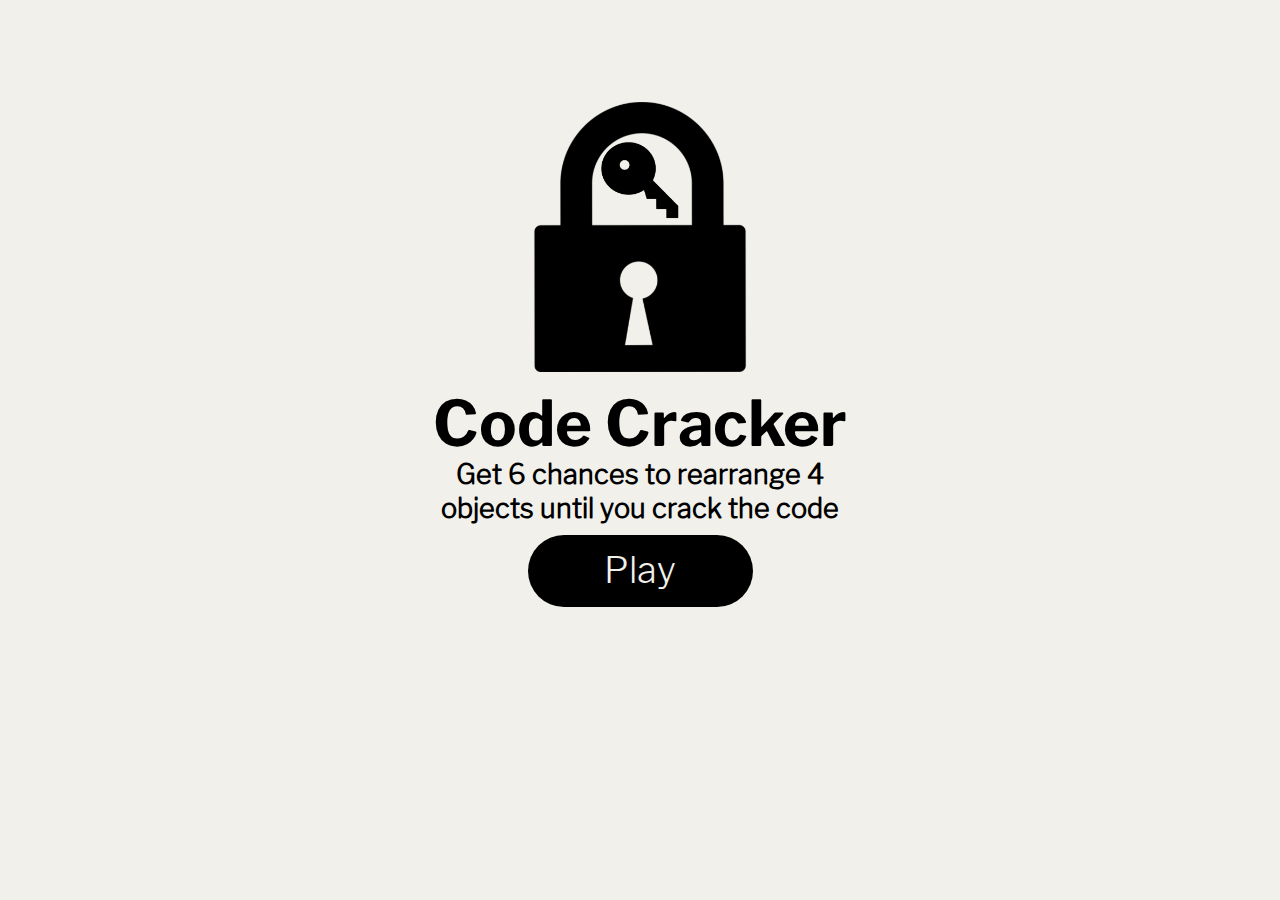
<file: index.html>
<!DOCTYPE html>
<html>
<head>
    <link rel="stylesheet" href="styles.css">

    <meta charset="UTF-8" />

    <title>Code Cracker</title>
    <link rel="icon" type="image/x-icon" href="Images/Favicon.png">
</head>
<body>
    <div id="Container">
        <img id="Logo" src="Images/Code Cracker.png" draggable="false">
        <p id="Title">Code Cracker</p>
        <h1 id="Subtext">Get 6 chances to rearrange 4 objects until you crack the code</h1>
        <button class="Play" onclick="window.location='game.html'">Play</button>
        <!-- <button class="Play" onclick="window.location='hard.html'">Hard</button>
        <button class="Play" onclick="window.location='extreme.html'">Extreme</button>  !-->
    </div>
</body>
</html>
</file>
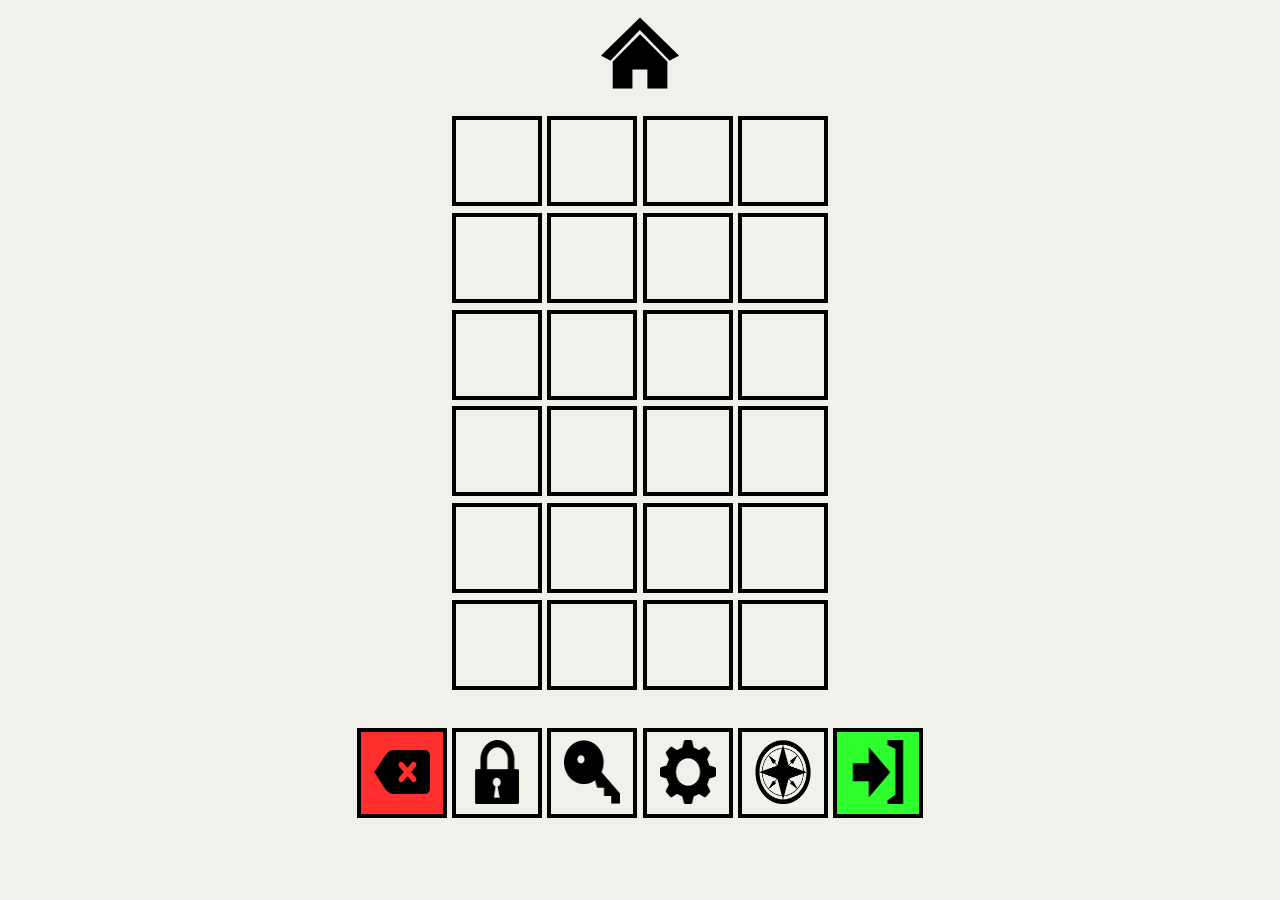
<file: game.html>
<!DOCTYPE html>
<html>
<head>
    <link rel="stylesheet" href="styles.css">

    <meta charset="UTF-8" />

    <title>Code Cracker</title>
    <link rel="icon" type="image/x-icon" href="Images/Favicon.png">
</head>
<body>
    <button id="Main" onclick="window.location='index.html'">
        <img id="Home" class="Icon" src="Images/Home-Black.png" draggable="false">
    </button>

    <div id="Game">
        <div class="Grid">
            <div class="Line">
                <p id="Indent1" class="Indent"></p>
                <div id="B1L1" class="Box">
                    <img id="I1L1" class="Image" src="Images/Transparency.png" draggable="false">
                </div>
                <div id="B2L1" class="Box">
                    <img id="I2L1" class="Image" src="Images/Transparency.png" draggable="false">
                </div>
                <div id="B3L1" class="Box">
                    <img id="I3L1" class="Image" src="Images/Transparency.png" draggable="false">
                </div>
                <div id="B4L1" class="Box">
                    <img id="I4L1" class="Image" src="Images/Transparency.png" draggable="false">
                </div>
                <p id="Score1" class="Score"></p>
            </div>

            <div class="Line">
                <p id="Indent2" class="Indent"></p>
                <div id="B1L2" class="Box">
                    <img id="I1L2" class="Image" src="Images/Transparency.png" draggable="false">
                </div>
                <div id="B2L2" class="Box">
                    <img id="I2L2" class="Image" src="Images/Transparency.png" draggable="false">
                </div>
                <div id="B3L2" class="Box">
                    <img id="I3L2" class="Image" src="Images/Transparency.png" draggable="false">
                </div>
                <div id="B4L2" class="Box">
                    <img id="I4L2" class="Image" src="Images/Transparency.png" draggable="false">
                </div>
                <p id="Score2" class="Score"></p>
            </div>

            <div class="Line">            
                <p id="Indent3" class="Indent"></p>
                <div id="B1L3" class="Box">
                    <img id="I1L3" class="Image" src="Images/Transparency.png">
                </div>
                <div id="B2L3" class="Box">
                    <img id="I2L3" class="Image" src="Images/Transparency.png" draggable="false">
                </div>
                <div id="B3L3" class="Box">
                    <img id="I3L3" class="Image" src="Images/Transparency.png" draggable="false">
                </div>
                <div id="B4L3" class="Box">
                    <img id="I4L3" class="Image" src="Images/Transparency.png" draggable="false">
                </div>
                <p id="Score3" class="Score"></p>
            </div>

            <div class="Line">
                <p id="Indent4" class="Indent"></p>
                <div id="B1L4" class="Box">
                    <img id="I1L4" class="Image" src="Images/Transparency.png" draggable="false">
                </div>
                <div id="B2L4" class="Box">
                    <img id="I2L4" class="Image" src="Images/Transparency.png" draggable="false">
                </div>
                <div id="B3L4" class="Box">
                    <img id="I3L4" class="Image" src="Images/Transparency.png" draggable="false">                
                </div>
                <div id="B4L4" class="Box">
                    <img id="I4L4" class="Image" src="Images/Transparency.png" draggable="false">
                </div>
                <p id="Score4" class="Score"></p>
            </div>

            <div class="Line">
                <p id="Indent5" class="Indent"></p>
                <div id="B1L5" class="Box">
                    <img id="I1L5" class="Image" src="Images/Transparency.png" draggable="false">
                </div>
                <div id="B2L5" class="Box">
                    <img id="I2L5" class="Image" src="Images/Transparency.png" draggable="false">
                </div>
                <div id="B3L5" class="Box">
                    <img id="I3L5" class="Image" src="Images/Transparency.png" draggable="false">
                </div>
                <div id="B4L5" class="Box">
                    <img id="I4L5" class="Image" src="Images/Transparency.png" draggable="false">
                </div>
                <p id="Score5" class="Score"></p>
            </div>

            <div class="Line">
                <p id="Indent6" class="Indent"></p>
                <div id="B1L6" class="Box">
                    <img id="I1L6" class="Image" src="Images/Transparency.png" draggable="false">
                </div>
                <div id="B2L6" class="Box">
                    <img id="I2L6" class="Image" src="Images/Transparency.png" draggable="false">
                </div>
                <div id="B3L6" class="Box">
                    <img id="I3L6" class="Image" src="Images/Transparency.png" draggable="false">
                </div>
                <div id="B4L6" class="Box">
                    <img id="I4L6" class="Image" src="Images/Transparency.png" draggable="false">
                </div>
                <p id="Score6" class="Score"></p>
            </div>
        </div>

        <div class="Objects">
            <button id="Backspace" class="Object" onclick="Clicked(5)">
                <img id="BackspaceImg" class="Images" src="Images/BackspaceIcon.png" draggable="false">
            </button>
            <button id="O1" class="Object" onclick="Clicked(1)">
                <img id="I1" class="Images" src="Images/Transparency.png" draggable="false">
            </button>
            <button id="O2" class="Object" onclick="Clicked(2)">
                <img id="I2" class="Images" src="Images/Transparency.png" draggable="false">
            </button>
            <button id="O3" class="Object" onclick="Clicked(3)">
                <img id="I3" class="Images" src="Images/Transparency.png" draggable="false">
            </button>
            <button id="O4" class="Object" onclick="Clicked(4)">
                <img id="I4" class="Images" src="Images/Transparency.png" draggable="false">
            </button>
            <button id="Enter" class="Object" onclick="Clicked(6)">
                <img id="EnterImg" class="Images" src="Images/EnterIcon.png" draggable="false">
            </button>
        </div>
    </div>

    <div id="BlurContainer">
        
    </div>

    <script src="scripts.js"></script>
</body>
</html>
</file>
<file: styles.css>
@font-face {
  font-family: "Libre-Light";
  src: url("Fonts/LibreFranklin-Light.ttf") format("truetype");
  font-weight: normal;
  font-style: normal;
}

@font-face {
  font-family: "Libre-Bold";
  src: url("Fonts/LibreFranklin-Bold.ttf") format("truetype");
  font-weight: normal;
  font-style: normal;
}

* {
  -webkit-tap-highlight-color: rgba(0,0,0,0);
}

body {
  background-color: #f1f0eb;
}

#Logo {
  display: block;
  margin: 0 auto;
  margin-top: 45vw;
  height: 30vh;
  width: auto;

  @media (min-width: 1024px) {
    margin-top: 8vw;
  }
}

#Subtext {
  width: 45vh;
  font-size: 3vh;
  margin-top: 3vh;
  margin: 0 auto;
  color: black;
  font-family: "Libre-Light", sans-serif;
  text-align: center;
}

.Play {
  height: 8vh;
  width: 25vh;
  display: block;
  margin: 0 auto;
  margin-top: 1vh;
  background-color: black;
  color: #f1f0eb;
  font-family: "Libre-Light", sans-serif;
  font-size: 4vh;
  border: none;
  border-radius: 5vh;
  touch-action: manipulation;
  -webkit-tap-highlight-color: transparent;
  -webkit-touch-callout: none;
}

.Play:hover {
  cursor:pointer;
}

.Play:focus, button:active {
  outline: none;
}

#Title{
  font-family: "Libre-Bold", sans-serif;
  font-size: clamp(4vw, 12vw, 7vh);
  text-align: center;
  margin-bottom: -0.5vw;
  margin-top: 1vw;
}

#Main {
  height: clamp(5vw, 10vw, 10vh);
  aspect-ratio: 1 / 1;
  display: flex;
  margin: auto;
  outline: none;
  border: none;
  background-color: transparent;

  touch-action: manipulation;  
  -webkit-tap-highlight-color: transparent;
  -webkit-touch-callout: none;

  @media (max-width: 1000px) {
    margin-bottom: 60vw;
  }
}

#Main:hover{
  cursor: pointer;
}

#Game {
  @media (max-width: 1000px) {
    width: 50%;
    transform: scale(1.5);
    margin-left: 24vw;
  }
}

.Grid {
  margin: auto;
  margin-top: clamp(.75vw, 5vw, 2vh);
  margin-left: clamp(.25vh, .4vw, 10vh)
}

.Line {
  display: flex;
  margin: auto;
  justify-content: center;
  margin-bottom: clamp(.1vw, 2vw, .75vh);
  position: relative;
}

.Score {
  font-size: clamp(3vh, 4vw, 7vh);
  color: black;
  font-family: "Libre-Bold", sans-serif;
  line-height: 0;
  margin-bottom: -1vw;
  transform: translate(0, clamp(-1.5vh, -1vw, -.5vh));
}

.Indent {
  font-size: clamp(3vh, 4vw, 7vh);
  color: #f1f0eb;
  font-family: "Libre-Bold", sans-serif;
  line-height: 0;
  margin-bottom: -1vw;
  transform: translate(0, clamp(-1.5vh, -1vw, -.5vh));
}

.Box {
  border-radius: 0;
  height: clamp(5vw, 10vw, 10vh);
  aspect-ratio: 1 / 1;
  border: clamp(.25vw, .5vw, .5vh) solid #000000;
  margin-right: clamp(.25vh, .4vw, 10vh);
  box-sizing: border-box;
}

.Image {
  width: 80%;
  height: 80%;
  margin-left: 10%;
  margin-top: 10%;
}

.Images {
  width: 80%;
  height: 80%;
}

.Icon {
  width: 100%;
  height: 100%;
}

#Home {
  background-color: transparent;
  outline: none;
  border: none;
  object-fit: contain;
}

.Objects {
  display: flex;
  margin: auto;
  justify-content: center;
  margin-top: clamp(3vw, 2vw, .75vh);
  margin-bottom: clamp(.1vw, 2vw, .75vh);
  margin-left: clamp(.25vh, .4vw, 10vh);
  position: relative;
}

.Object {
  border-radius: 0;
  height: clamp(5vw, 10vw, 10vh);
  aspect-ratio: 1 / 1;
  border: clamp(.25vw, .5vw, .5vh) solid #000000;
  margin-right: clamp(.25vh, .4vw, 10vh);
  box-sizing: border-box;
  background-color: transparent;
  outline: none;
  touch-action: manipulation;  
  -webkit-tap-highlight-color: transparent;
  -webkit-touch-callout: none;
}

.Object:hover {
  cursor: pointer;
}

.Object:focus, button:active {
  outline: none;
}

#Enter {
  background-color: rgb(47, 255, 47);
}

#EnterImg {
  width: 80%;
  height: 80%;
  margin-left: 0%;
  margin-right: 0%;
}

#Backspace {
  background-color: rgb(255, 47, 47);
}

#BackspaceImg {
  width: 80%;
  height: 80%;
  margin-right: 0%;
  margin-bottom: 0%;
}

.Blur {
  width: 100%;
  height: 100%;
  position: absolute;
  inset: 0;
  backdrop-filter: blur(5px);
  background: rgba(255, 255, 255, 0.3);
  border-radius: 8px;
  z-index: 1;
}

.Celebration {
  width: clamp(25vw, 50vw, 50vh);
  aspect-ratio: 2/1.2;
  position: absolute;
  inset: 0;
  z-index: 2;
  background-color: #f1f0eb;
  border: clamp(.125vw, .125vw, .5vh) solid #000000;
  margin: auto;
  margin-top: 15vw;
  
  @media (max-width: 1000px) {
    width: 80vw;
    border: .25vw solid #000000;
    margin-top: 78vw;
  }
}

.CelebrationText {
  font-family: "Libre-Bold", sans-serif;
  font-size: clamp(2.5vw, 2.5vw, 4vh);
  text-align: center;
  margin-bottom: -0.5vw;
  margin-top: 0.5vw;

  @media (max-width: 1000px) {
    font-size: 8vw;
  }
}

.CelebrationSubtext {
  font-family: "Libre-Light", sans-serif;
  font-size: clamp(1.25vw, 1.25vw, 4vh);
  text-align: center;
  margin-bottom: -0.5vw;
  margin-top: 0.5vw;

  @media (max-width: 1000px) {
    font-size: 4vw;
  }
}

#AgainButton {
  margin-top: 1vw;

  @media (max-width: 1000px) {
    height: 15vw;
    font-size: 8vw;
  }
}

#CloseButton {
  @media (max-width: 1000px) {
    margin-top: 1vw;
    height: 15vw;
    font-size: 8vw;
  }
}
</file>
